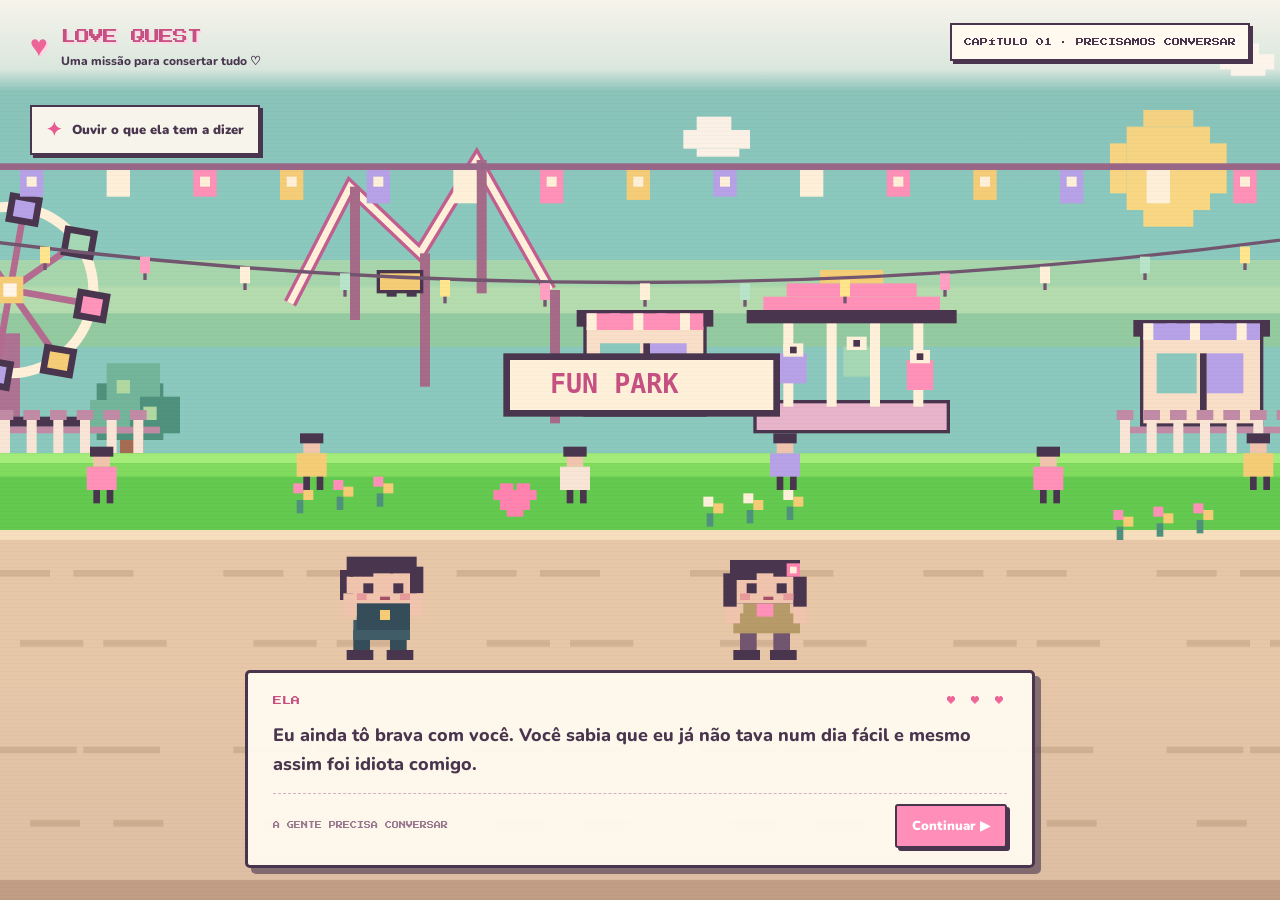
<file: index.html>
<!DOCTYPE html>
<html lang="pt-BR">
<head>
  <meta charset="UTF-8">
  <meta name="viewport" content="width=device-width, initial-scale=1.0">
  <meta name="theme-color" content="#83d36f">
  <title>Love Quest ♡</title>
  <link rel="stylesheet" href="style.css">
</head>
<body>
  <main id="game">
    <canvas id="world" aria-label="Love Quest, jogo romântico em pixel art"></canvas>

    <header class="hud">
      <div class="logo">
        <span class="logo-heart">♥</span>
        <div>
          <h1>LOVE QUEST</h1>
          <p>Uma missão para consertar tudo ♡</p>
        </div>
      </div>
      <div class="chapter" id="chapter">CAPÍTULO 01 · PRECISAMOS CONVERSAR</div>
    </header>

    <div class="objective">
      <span class="objective-icon">✦</span>
      <span id="objectiveText">Tentar consertar as coisas</span>
    </div>

    <section class="dialogue" id="dialogue">
      <div class="dialogue-heading">
        <span id="speaker">ELA</span>
        <span class="dialogue-hearts">♥ ♥ ♥</span>
      </div>
      <p id="dialogueText">
        Eu ainda tô brava com você. Você sabia que eu já não tava num dia fácil e mesmo assim foi idiota comigo.
      </p>
      <div class="dialogue-footer">
        <span id="dialogueHint">ESCOLHA BEM AS SUAS PALAVRAS</span>
        <button id="nextButton">Continuar <span>▶</span></button>
      </div>
    </section>

    <div class="toast" id="toast"></div>

    <div class="ending-actions hidden" id="endingActions">
      <button id="forgiveButton">Eu te perdoo, seu bobinho 💗</button>
      <button id="thinkButton">Ainda preciso de um tempinho 🤨</button>
    </div>

    <div class="screen-vignette"></div>
    <div class="scanlines"></div>
  </main>
  <script src="script.js"></script>
</body>
</html>
</file>
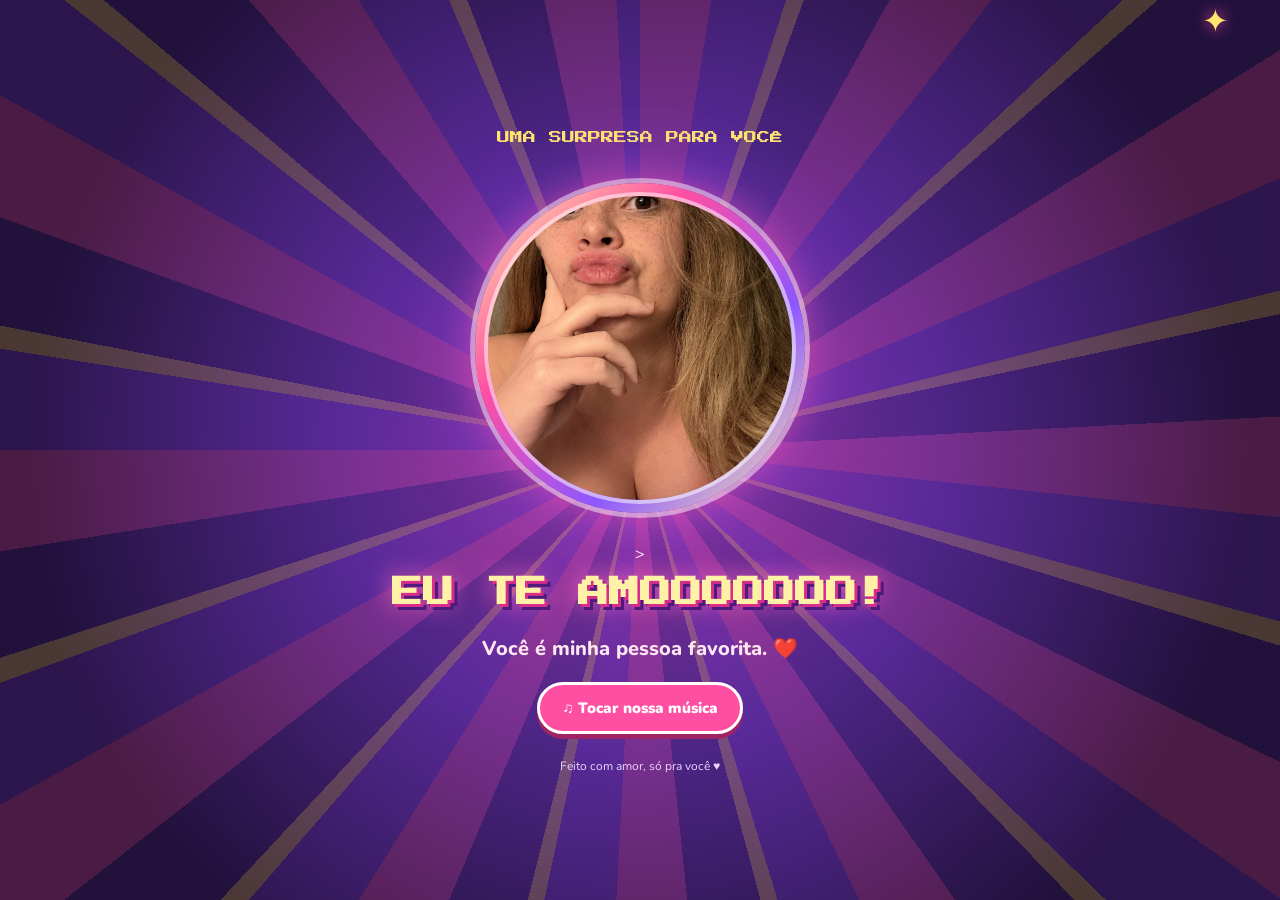
<file: final.html>
<!DOCTYPE html>
<html lang="pt-BR">
<head>
  <meta charset="UTF-8">
  <meta name="viewport" content="width=device-width, initial-scale=1.0">
  <title>Uma surpresa para você ❤️</title>
  <link rel="stylesheet" href="final.css">
</head>
<body>
  <main class="surprise">
    <div class="burst"></div>

    <p class="eyebrow">UMA SURPRESA PARA VOCÊ</p>

<div class="photo-stage">
  <div class="photo-frame">
    <img
      src="https://diego-fellipe.github.io/dicupa/assets/foto-dela.jpg"
      alt="A pessoa mais especial do mundo"
      id="herPhoto"
    >
  </div>
</div>
        >
      </div>
      <span class="spark spark-one">✦</span>
      <span class="spark spark-two">♥</span>
      <span class="spark spark-three">✦</span>
    </div>

    <h1 id="loveText">EU TE AMOOOOOOO!</h1>

    <p class="subtitle" id="subtitle">
      Você é minha pessoa favorita. ❤️
    </p>

    <button id="musicButton" type="button">
      ♫ Tocar nossa música
    </button>

    <audio id="loveMusic" loop preload="none">
      <source src="assets/YTDown (mp3cut.net).mp3" type="audio/mpeg">
    </audio>

    <p class="signature">Feito com amor, só pra você ♥</p>
  </main>

  <script src="final.js"></script>
</body>
</html>
</file>
<file: style.css>
@import url('https://fonts.googleapis.com/css2?family=Press+Start+2P&family=Nunito:wght@500;600;700;800;900&display=swap');

:root {
  --ink: #49364e;
  --pink: #ff8eb8;
  --cream: #fff9ef;
}

* {
  box-sizing: border-box;
}

html,
body {
  width: 100%;
  height: 100%;
  margin: 0;
  overflow: hidden;
}

body {
  background: #a9e58a;
  color: var(--ink);
  font-family: 'Nunito', sans-serif;
}

button {
  font: inherit;
}

#game {
  position: relative;
  isolation: isolate;
  width: 100%;
  height: 100%;
  height: 100dvh;
  overflow: hidden;
  background: #a9e58a;
}

#world {
  position: absolute;
  inset: 0;
  width: 100%;
  height: 100%;
  display: block;
  image-rendering: pixelated;
  image-rendering: crisp-edges;
}

.hud {
  position: absolute;
  z-index: 3;
  inset: 0 0 auto;
  min-height: 82px;
  display: flex;
  justify-content: space-between;
  align-items: flex-start;
  gap: 20px;
  padding: 23px 30px;
  background: linear-gradient(#fff8efed, #fff8efb0 75%, transparent);
  pointer-events: none;
}

.logo {
  display: flex;
  align-items: center;
  gap: 13px;
}

.logo-heart {
  color: #ed6597;
  font-size: 30px;
  text-shadow: 2px 2px #ffd4e3;
  animation: heartBeat 1.8s infinite;
}

.logo h1 {
  margin: 0;
  font: 15px/1.8 'Press Start 2P', monospace;
  letter-spacing: -1px;
  color: #c75083;
  text-shadow: 2px 2px #ffd6e5;
}

.logo p {
  margin: 3px 0 0;
  font-size: 12px;
  font-weight: 800;
}

.chapter {
  max-width: 300px;
  padding: 10px 12px;
  border: 2px solid var(--ink);
  background: var(--cream);
  box-shadow: 3px 3px 0 var(--ink);
  font: 8px/1.8 'Press Start 2P', monospace;
  text-align: center;
}

.objective {
  position: absolute;
  z-index: 3;
  top: 105px;
  left: 30px;
  display: flex;
  align-items: center;
  gap: 10px;
  max-width: min(420px, calc(100% - 60px));
  padding: 10px 14px;
  background: #fff9efed;
  border: 2px solid var(--ink);
  box-shadow: 3px 3px 0 var(--ink);
  font-size: 13px;
  font-weight: 900;
}

.objective-icon {
  color: #e75c92;
  font-size: 19px;
}

.dialogue {
  position: absolute;
  z-index: 4;
  left: 50%;
  bottom: 26px;
  transform: translateX(-50%);
  width: min(790px, calc(100% - 40px));
  padding: 18px 22px 15px;
  border: 3px solid var(--ink);
  border-radius: 5px;
  background: #fff9eff5;
  box-shadow: 6px 6px 0 #49364e9c;
}

.dialogue-heading,
.dialogue-footer {
  display: flex;
  align-items: center;
  justify-content: space-between;
  gap: 14px;
}

.dialogue-heading {
  font: 9px/1.8 'Press Start 2P', monospace;
  color: #c75083;
}

.dialogue-hearts {
  color: #ed6597;
  letter-spacing: 3px;
}

#dialogueText {
  min-height: 44px;
  margin: 12px 0 14px;
  font-size: 16px;
  font-weight: 800;
  line-height: 1.6;
}

.dialogue-footer {
  padding-top: 10px;
  border-top: 1px dashed #d8afc0;
}

#dialogueHint {
  font: 7px/1.8 'Press Start 2P', monospace;
  color: #97778e;
}

button {
  cursor: pointer;
  color: white;
  background: var(--pink);
  border: 2px solid var(--ink);
  border-radius: 3px;
  box-shadow: 3px 3px 0 var(--ink);
  font-weight: 900;
  transition: transform 100ms, box-shadow 100ms, background 100ms;
}

#nextButton {
  flex-shrink: 0;
  padding: 11px 15px;
  font-size: 13px;
}

#nextButton span {
  margin-left: 5px;
  font-size: 10px;
}

button:hover {
  background: #f773a6;
  transform: translate(-1px, -1px);
  box-shadow: 4px 4px 0 var(--ink);
}

button:active {
  transform: translate(2px, 2px);
  box-shadow: 1px 1px 0 var(--ink);
}

button:disabled {
  opacity: 0.65;
  cursor: default;
}

.ending-actions {
  position: absolute;
  z-index: 5;
  bottom: 28px;
  left: 50%;
  transform: translateX(-50%);
  width: min(790px, calc(100% - 40px));
  display: grid;
  grid-template-columns: 1fr 1fr;
  gap: 14px;
}

.ending-actions button {
  padding: 14px 10px;
  font-size: 14px;
}

.ending-actions button:nth-child(2) {
  background: #b3a1e2;
}

.hidden {
  display: none !important;
}

.toast {
  position: absolute;
  z-index: 3;
  top: 26%;
  left: 50%;
  transform: translate(-50%, -8px);
  max-width: 90%;
  padding: 12px 17px;
  background: #fff9efed;
  border: 2px solid var(--ink);
  box-shadow: 3px 3px 0 var(--ink);
  font: 9px/1.8 'Press Start 2P', monospace;
  text-align: center;
  opacity: 0;
  pointer-events: none;
  transition: opacity 250ms, transform 250ms;
}

.toast.show {
  opacity: 1;
  transform: translate(-50%, 0);
}

.screen-vignette,
.scanlines {
  position: absolute;
  z-index: 2;
  inset: 0;
  pointer-events: none;
}

.screen-vignette {
  background: linear-gradient(
    180deg,
    #49364e12,
    transparent 22%,
    transparent 75%,
    #49364e10
  );
}

.scanlines {
  opacity: 0.055;
  background: repeating-linear-gradient(
    to bottom,
    transparent 0,
    transparent 3px,
    #49364e 4px
  );
}

@keyframes heartBeat {
  0%, 100% { transform: scale(1); }
  8% { transform: scale(1.12); }
  16% { transform: scale(1); }
  24% { transform: scale(1.08); }
  32% { transform: scale(1); }
}

@media (min-width: 1100px) {
  .dialogue {
    bottom: 32px;
    padding: 20px 25px 17px;
  }

  #dialogueText {
    font-size: 18px;
  }
}

@media (max-width: 650px) {
  .hud {
    padding: 15px;
    gap: 10px;
  }

  .logo {
    gap: 8px;
  }

  .logo-heart {
    font-size: 23px;
  }

  .logo h1 {
    font-size: 10px;
  }

  .logo p {
    max-width: 160px;
    font-size: 10px;
  }

  .chapter {
    max-width: 145px;
    padding: 7px;
    font-size: 6px;
  }

  .objective {
    top: 90px;
    left: 15px;
    font-size: 11px;
  }

  .dialogue {
    bottom: 12px;
    width: calc(100% - 24px);
    padding: 13px;
  }

  .dialogue-heading {
    font-size: 8px;
  }

  #dialogueText {
    min-height: 40px;
    margin: 9px 0 12px;
    font-size: 14px;
  }

  #dialogueHint {
    max-width: 50%;
    font-size: 6px;
  }

  #nextButton {
    padding: 10px;
    font-size: 12px;
  }

  .ending-actions {
    bottom: 12px;
    width: calc(100% - 24px);
    grid-template-columns: 1fr;
    gap: 9px;
  }

  .ending-actions button {
    padding: 11px;
    font-size: 13px;
  }

  .toast {
    top: 23%;
    font-size: 7px;
  }
}

@media (prefers-reduced-motion: reduce) {
  .logo-heart {
    animation: none;
  }
}
</file>
<file: final.css>
@import url('https://fonts.googleapis.com/css2?family=Press+Start+2P&family=Nunito:wght@600;800;900&display=swap');

* {
  box-sizing: border-box;
}

:root {
  --pink: #ff4fa3;
  --purple: #7138d8;
  --yellow: #ffe66d;
  --white: #fffafc;
}

body {
  margin: 0;
  min-height: 100vh;
  overflow-x: hidden;
  background: #170d2a;
  color: var(--white);
  font-family: 'Nunito', sans-serif;
}

body::before {
  content: "";
  position: fixed;
  inset: 0;
  z-index: -2;
  background:
    radial-gradient(circle at center,
      #9d39a8 0%,
      #51278b 38%,
      #170d2a 78%);
}

.burst {
  position: fixed;
  inset: -50%;
  z-index: -1;
  pointer-events: none;
  background: repeating-conic-gradient(
    from 0deg,
    #ff4fa3 0deg 9deg,
    #7734cc 9deg 18deg,
    #ffcf58 18deg 20deg,
    #442078 20deg 29deg
  );
  opacity: 0.22;
  animation: burstSpin 45s linear infinite;
}

.surprise {
  min-height: 100vh;
  width: 100%;
  padding: 35px 20px;
  display: flex;
  flex-direction: column;
  align-items: center;
  justify-content: center;
  text-align: center;
}

.eyebrow {
  font-family: 'Press Start 2P', monospace;
  font-size: clamp(9px, 2vw, 13px);
  line-height: 1.9;
  color: var(--yellow);
  margin: 0 0 25px;
  animation: appear 1s both;
}

.photo-stage {
  position: relative;
  width: min(64vw, 330px);
  aspect-ratio: 1;
  margin: 8px auto 30px;
  perspective: 900px;
}

.photo-frame {
  position: absolute;
  inset: 0;
  padding: 9px;
  border-radius: 50%;
  overflow: hidden;
  background: linear-gradient(
    135deg,
    #fff3a6,
    #ff4fa3,
    #8e57ff,
    #fff3a6
  );
  box-shadow:
    0 0 0 5px #fff7,
    0 0 35px #ff4fa399,
    0 0 85px #a75aff77;

  animation: batmanEntrance 2.8s cubic-bezier(.15,.8,.2,1) both;
}



.photo-frame img {
  display: block;
  width: 100%;
  height: 100%;
  border-radius: 50%;
  object-fit: cover;
  object-position: center 35%;
  border: 4px solid #fff8;
}





.spark {
  position: absolute;
  z-index: 2;
  color: var(--yellow);
  font-size: 32px;
  text-shadow: 0 0 15px #ff4fa3;
  animation: twinkle 1.5s ease-in-out infinite alternate;
}

.spark-one {
  top: 0;
  right: 4%;
}

.spark-two {
  bottom: 8%;
  left: -5%;
  color: #ff7dbd;
  animation-delay: .4s;
}

.spark-three {
  top: 35%;
  left: -8%;
  animation-delay: .8s;
}

h1 {
  max-width: 100%;
  margin: 0;
  font-family: 'Press Start 2P', monospace;
  font-size: clamp(16px, 4.2vw, 31px);
  line-height: 1.8;
  color: #fff1a6;
  text-shadow:
    3px 3px 0 #d82e8b,
    6px 6px 0 #4c1b7d,
    0 0 25px #ff65bc;
  opacity: 0;
  transform: scale(.6) rotate(-4deg);
  animation: loveReveal .9s 2.3s cubic-bezier(.2,1.6,.4,1) forwards;
}

.subtitle {
  margin: 14px 0 20px;
  font-size: clamp(15px, 3vw, 20px);
  font-weight: 800;
  color: #ffe6f3;
  opacity: 0;
  animation: appear 1s 3s forwards;
}

#musicButton {
  border: 3px solid white;
  border-radius: 999px;
  padding: 13px 22px;
  background: var(--pink);
  color: white;
  font-family: 'Nunito', sans-serif;
  font-size: 15px;
  font-weight: 900;
  cursor: pointer;
  box-shadow: 0 5px 0 #9e2466;
  transition: transform .2s, background .2s;
}

#musicButton:hover {
  transform: translateY(-3px) scale(1.04);
  background: #ff76ba;
}

#musicButton:active {
  transform: translateY(2px);
  box-shadow: 0 2px 0 #9e2466;
}

.signature {
  margin: 24px 0 0;
  font-size: 12px;
  color: #e9d5ff;
  opacity: 0;
  animation: appear 1s 3.3s forwards;
}

@keyframes batmanEntrance {
  0% {
    opacity: 0;
    transform: rotate(0deg) scale(.04);
    filter: brightness(3) saturate(2);
  }
  20% {
    opacity: 1;
  }
  70% {
    transform: rotate(900deg) scale(1.12);
    filter: brightness(1.5) saturate(1.5);
  }
  100% {
    opacity: 1;
    transform: rotate(1080deg) scale(1);
    filter: none;
  }
}

@keyframes loveReveal {
  to {
    opacity: 1;
    transform: scale(1) rotate(0);
  }
}

@keyframes burstSpin {
  to {
    transform: rotate(360deg);
  }
}

@keyframes twinkle {
  from {
    transform: scale(.75) rotate(-10deg);
    opacity: .65;
  }
  to {
    transform: scale(1.2) rotate(12deg);
    opacity: 1;
  }
}

@keyframes appear {
  from {
    opacity: 0;
    transform: translateY(12px);
  }
  to {
    opacity: 1;
    transform: translateY(0);
  }
}

@media (max-width: 480px) {
  .surprise {
    padding: 25px 16px;
  }

  .photo-stage {
    width: min(72vw, 290px);
  }
}

@media (prefers-reduced-motion: reduce) {
  .burst {
    animation: none;
  }

  .photo-frame {
    animation: appear 1s both;
  }

  h1, .subtitle, .signature {
    animation-delay: 0s;
  }
}
</file>
